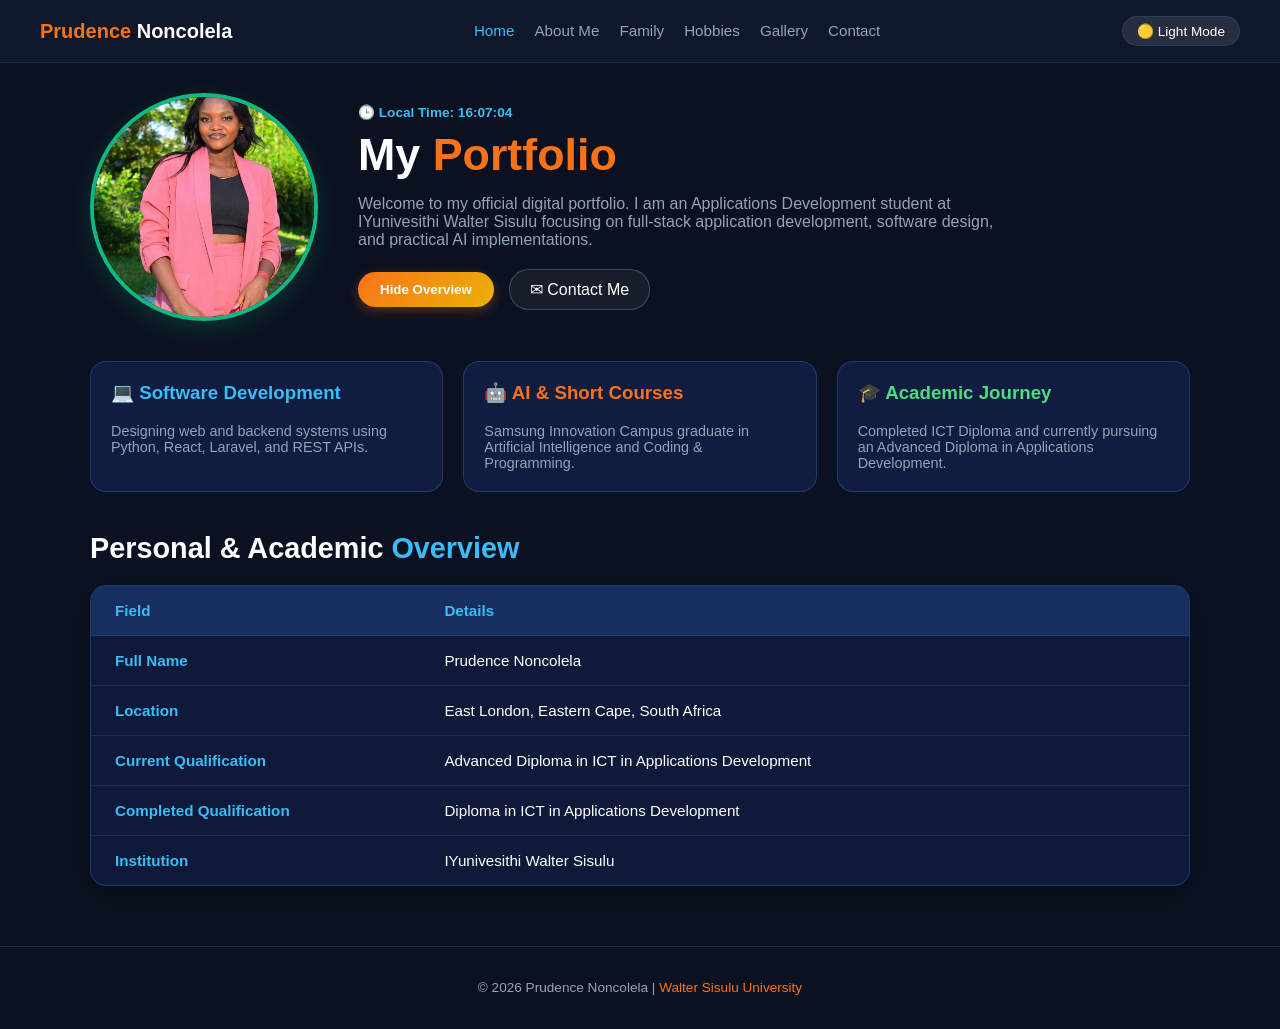
<file: index.html>
<!DOCTYPE html>
<html lang="en">
<head>
    <meta charset="UTF-8">
    <meta name="viewport" content="width=device-width, initial-scale=1.0">
    <title>Prudence Noncolela - Home</title>
    <link rel="stylesheet" href="style.css">
    <style>
        .hero-section {
            max-width: 1100px;
            margin: 30px auto 40px;
            padding: 0 20px;
            display: flex;
            align-items: center;
            gap: 40px;
        }
        .profile-circle {
            width: 220px;
            height: 220px;
            border-radius: 50%;
            overflow: hidden;
            border: 4px solid #10b981;
            flex-shrink: 0;
            box-shadow: 0 8px 24px rgba(16, 185, 129, 0.2);
        }
        .profile-circle img {
            width: 100%;
            height: 100%;
            object-fit: cover;
        }
        .hero-details h1 {
            font-size: 2.8rem;
            margin: 0 0 10px 0;
            line-height: 1.1;
        }
        .hero-details h1 span {
            color: #f97316;
        }
        .hero-details p {
            color: var(--text-body, #cbd5e1);
            font-size: 1rem;
            max-width: 650px;
            margin-bottom: 20px;
        }
        .hero-actions {
            display: flex;
            align-items: center;
            gap: 15px;
        }
        .btn-gradient {
            background: linear-gradient(135deg, #f97316, #eab308);
            color: #ffffff !important;
            border: none;
            padding: 10px 22px;
            border-radius: 20px;
            font-weight: 700;
            cursor: pointer;
            text-decoration: none;
            box-shadow: 0 4px 12px rgba(249, 115, 22, 0.3);
        }
        .btn-outline {
            border: 1px solid rgba(255, 255, 255, 0.2);
            color: var(--text-heading, #ffffff) !important;
            padding: 10px 20px;
            border-radius: 20px;
            background: rgba(255, 255, 255, 0.05);
            cursor: pointer;
            text-decoration: none;
            display: inline-flex;
            align-items: center;
            gap: 6px;
        }
        .time-badge {
            font-size: 0.85rem;
            color: #38bdf8;
            margin-bottom: 10px;
            font-weight: 600;
        }

        .overview-section {
            max-width: 1100px;
            margin: 40px auto 60px;
            padding: 0 20px;
        }
        .overview-card {
            background: rgba(30, 58, 138, 0.25);
            border: 1px solid rgba(59, 130, 246, 0.3);
            border-radius: 16px;
            overflow: hidden;
            box-shadow: 0 8px 32px rgba(0, 0, 0, 0.3);
        }
        .overview-table {
            width: 100%;
            border-collapse: collapse;
            text-align: left;
        }
        .overview-table th {
            background: rgba(59, 130, 246, 0.2);
            color: #38bdf8;
            padding: 16px 24px;
            font-size: 0.95rem;
            font-weight: 600;
            border-bottom: 1px solid rgba(59, 130, 246, 0.3);
        }
        .overview-table td {
            padding: 16px 24px;
            font-size: 0.95rem;
            color: var(--text-heading, #f8fafc);
            border-bottom: 1px solid rgba(255, 255, 255, 0.08);
        }
        .overview-table tr:last-child td {
            border-bottom: none;
        }
        .overview-table td:first-child {
            font-weight: 600;
            width: 30%;
            color: #38bdf8;
        }

        body.light-mode .overview-card {
            background: #ffffff;
            border-color: #cbd5e1;
        }
        body.light-mode .overview-table th {
            background: #f1f5f9;
            color: #0284c7;
        }
        body.light-mode .overview-table td {
            color: #0f172a !important;
            border-bottom-color: #e2e8f0;
        }

        @media (max-width: 768px) {
            .hero-section {
                flex-direction: column;
                text-align: center;
            }
        }
    </style>
</head>
<body>

    <header>
        <div class="logo"><span style="color: #f97316;">Prudence</span> Noncolela</div>
        <nav>
            <ul>
                <li><a href="index.html" class="active">Home</a></li>
                <li><a href="about.html">About Me</a></li>
                <li><a href="family.html">Family</a></li>
                <li><a href="hobbies.html">Hobbies</a></li>
                <li><a href="gallery.html">Gallery</a></li>
                <li><a href="contact.html">Contact</a></li>
            </ul>
        </nav>
        <button id="theme-toggle" class="theme-btn">🟡 Light Mode</button>
    </header>

    <main>
        <section class="hero-section">
            <div class="profile-circle">
                <img src="profile.png" alt="Prudence Noncolela">
            </div>
            <div class="hero-details">
                <div class="time-badge">🕒 Local Time: <span id="clock">00:00:00</span></div>
                <h1>My <span>Portfolio</span></h1>
                <p>Welcome to my official digital portfolio. I am an Applications Development student at IYunivesithi Walter Sisulu focusing on full-stack application development, software design, and practical AI implementations.</p>

                <div class="hero-actions">
                    <button class="btn-gradient" id="toggle-overview-btn" onclick="toggleOverview()">Hide Overview</button>
                    <a href="contact.html" class="btn-outline">✉ Contact Me</a>
                </div>
            </div>
        </section>

        <!-- Top Card Grid Layout -->
        <section style="max-width: 1100px; margin: 0 auto 40px; padding: 0 20px;">
            <div style="display: grid; grid-template-columns: repeat(auto-fit, minmax(280px, 1fr)); gap: 20px;">
                <div style="background: rgba(30, 58, 138, 0.3); border: 1px solid rgba(59, 130, 246, 0.3); border-radius: 16px; padding: 20px;">
                    <h3 style="color: #38bdf8; margin-top: 0;">💻 Software Development</h3>
                    <p style="color: var(--text-body); font-size: 0.9rem; margin-bottom: 0;">Designing web and backend systems using Python, React, Laravel, and REST APIs.</p>
                </div>
                <div style="background: rgba(30, 58, 138, 0.3); border: 1px solid rgba(59, 130, 246, 0.3); border-radius: 16px; padding: 20px;">
                    <h3 style="color: #f97316; margin-top: 0;">🤖 AI & Short Courses</h3>
                    <p style="color: var(--text-body); font-size: 0.9rem; margin-bottom: 0;">Samsung Innovation Campus graduate in Artificial Intelligence and Coding & Programming.</p>
                </div>
                <div style="background: rgba(30, 58, 138, 0.3); border: 1px solid rgba(59, 130, 246, 0.3); border-radius: 16px; padding: 20px;">
                    <h3 style="color: #4ade80; margin-top: 0;">🎓 Academic Journey</h3>
                    <p style="color: var(--text-body); font-size: 0.9rem; margin-bottom: 0;">Completed ICT Diploma and currently pursuing an Advanced Diploma in Applications Development.</p>
                </div>
            </div>
        </section>

        <section class="overview-section" id="overview-section">
            <h2 style="font-size: 1.8rem; margin-bottom: 20px;">Personal & Academic <span style="color: #38bdf8;">Overview</span></h2>
            <div class="overview-card">
                <table class="overview-table">
                    <thead>
                        <tr>
                            <th>Field</th>
                            <th>Details</th>
                        </tr>
                    </thead>
                    <tbody>
                        <tr>
                            <td>Full Name</td>
                            <td>Prudence Noncolela</td>
                        </tr>
                        <tr>
                            <td>Location</td>
                            <td>East London, Eastern Cape, South Africa</td>
                        </tr>
                        <tr>
                            <td>Current Qualification</td>
                            <td>Advanced Diploma in ICT in Applications Development</td>
                        </tr>
                        <tr>
                            <td>Completed Qualification</td>
                            <td>Diploma in ICT in Applications Development</td>
                        </tr>
                        <tr>
                            <td>Institution</td>
                            <td>IYunivesithi Walter Sisulu</td>
                        </tr>
                    </tbody>
                </table>
            </div>
        </section>
    </main>

    <footer>
        <p>&copy; 2026 Prudence Noncolela | <a href="https://www.wsu.ac.za" target="_blank">Walter Sisulu University</a></p>
    </footer>

    <script>
        function updateClock() {
            const now = new Date();
            const hours = String(now.getHours()).padStart(2, '0');
            const minutes = String(now.getMinutes()).padStart(2, '0');
            const seconds = String(now.getSeconds()).padStart(2, '0');
            const clockElement = document.getElementById('clock');
            if (clockElement) {
                clockElement.textContent = `${hours}:${minutes}:${seconds}`;
            }
        }
        setInterval(updateClock, 1000);
        updateClock();

        function toggleOverview() {
            const overviewSection = document.getElementById('overview-section');
            const btn = document.getElementById('toggle-overview-btn');
            
            if (overviewSection.style.display === 'none') {
                overviewSection.style.display = 'block';
                btn.textContent = 'Hide Overview';
            } else {
                overviewSection.style.display = 'none';
                btn.textContent = 'Show Overview';
            }
        }
    </script>
    <script src="main.js"></script>
</body>
</html>
</file>
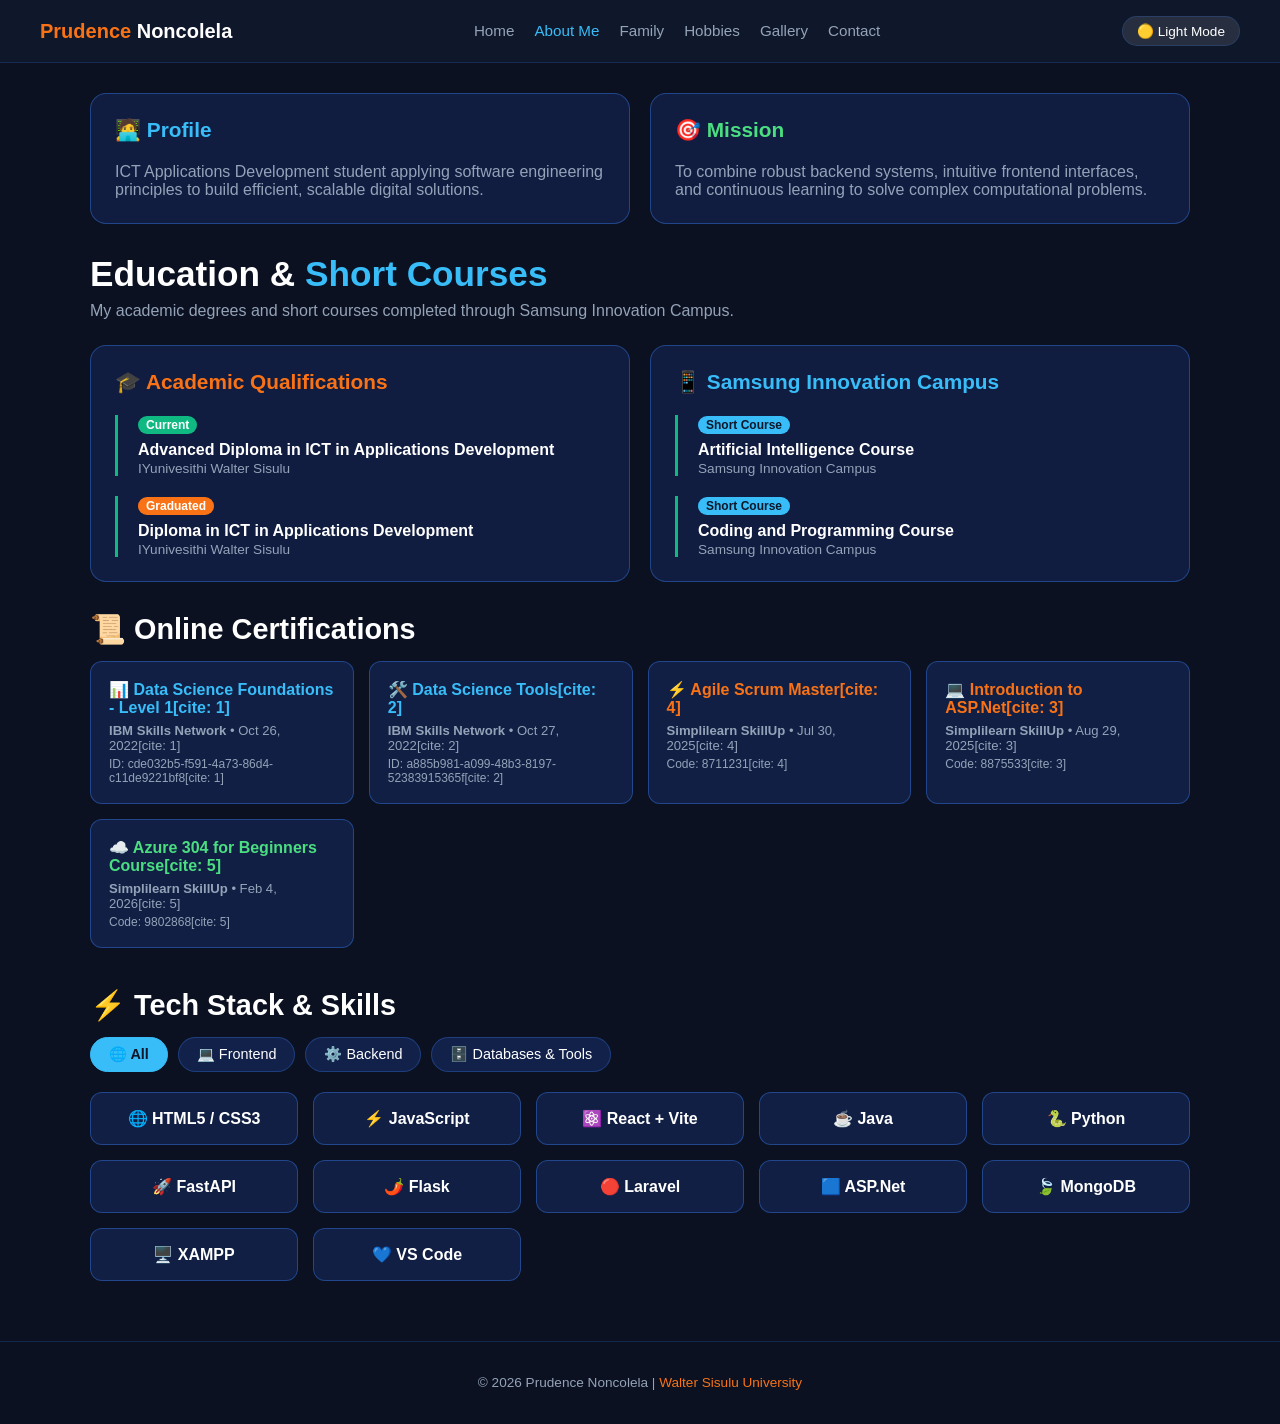
<file: about.html>
<!DOCTYPE html>
<html lang="en">
<head>
    <meta charset="UTF-8">
    <meta name="viewport" content="width=device-width, initial-scale=1.0">
    <title>Prudence Noncolela - About Me</title>
    <link rel="stylesheet" href="style.css">
    <style>
        .about-wrapper {
            max-width: 1100px;
            margin: 30px auto;
            padding: 0 20px;
        }

        .top-cards {
            display: grid;
            grid-template-columns: repeat(auto-fit, minmax(300px, 1fr));
            gap: 20px;
            margin-bottom: 30px;
        }

        .info-card {
            background: rgba(30, 58, 138, 0.3);
            border: 1px solid rgba(59, 130, 246, 0.4);
            border-radius: 16px;
            padding: 24px;
        }

        .info-card h3 {
            color: #38bdf8;
            margin-top: 0;
            font-size: 1.3rem;
        }

        .timeline-item {
            padding-left: 20px;
            margin-bottom: 20px;
            border-left: 3px solid #10b981;
        }

        .timeline-item:last-child {
            margin-bottom: 0;
        }

        .year-tag {
            background-color: #f97316;
            color: #ffffff;
            font-size: 0.75rem;
            padding: 2px 8px;
            border-radius: 10px;
            display: inline-block;
            margin-bottom: 5px;
            font-weight: bold;
        }

        /* Certifications Grid */
        .cert-grid {
            display: grid;
            grid-template-columns: repeat(auto-fill, minmax(240px, 1fr));
            gap: 15px;
            margin-bottom: 40px;
        }
        .cert-card {
            background-color: rgba(30, 58, 138, 0.35);
            border: 1px solid rgba(59, 130, 246, 0.4);
            border-radius: 12px;
            padding: 18px;
            text-align: left;
        }
        .cert-card h4 {
            margin: 0 0 6px 0;
            color: #ffffff;
            font-size: 1rem;
        }
        .cert-card p {
            margin: 0;
            font-size: 0.82rem;
            color: var(--text-body, #cbd5e1);
        }

        /* Tech Stack Filters */
        .filter-tabs {
            display: flex;
            gap: 10px;
            margin-bottom: 20px;
            flex-wrap: wrap;
        }
        .tab-btn {
            background: rgba(30, 58, 138, 0.4);
            border: 1px solid rgba(59, 130, 246, 0.3);
            color: var(--text-heading, #ffffff);
            padding: 8px 18px;
            border-radius: 20px;
            cursor: pointer;
            font-size: 0.9rem;
            transition: all 0.2s ease;
        }
        .tab-btn.active {
            background-color: #38bdf8;
            border-color: #38bdf8;
            color: #0f172a;
            font-weight: bold;
        }

        .tech-grid {
            display: grid;
            grid-template-columns: repeat(auto-fill, minmax(200px, 1fr));
            gap: 15px;
        }
        .tech-card {
            background-color: rgba(30, 58, 138, 0.35);
            border: 1px solid rgba(59, 130, 246, 0.4);
            border-radius: 12px;
            padding: 16px;
            text-align: center;
            font-weight: 600;
            display: flex;
            align-items: center;
            justify-content: center;
            gap: 8px;
            color: var(--text-heading, #ffffff);
        }
        .tech-card.hidden {
            display: none !important;
        }

        body.light-mode .info-card,
        body.light-mode .cert-card,
        body.light-mode .tech-card {
            background-color: #ffffff;
            border-color: #cbd5e1;
            color: #0f172a;
        }
        body.light-mode .cert-card h4 {
            color: #0f172a;
        }
        body.light-mode .tab-btn {
            background: #f1f5f9;
            border-color: #cbd5e1;
            color: #334155;
        }
        body.light-mode .tab-btn.active {
            background-color: #f97316;
            color: #ffffff;
        }
    </style>
</head>
<body>

    <header>
        <div class="logo"><span style="color: #f97316;">Prudence</span> Noncolela</div>
        <nav>
            <ul>
                <li><a href="index.html">Home</a></li>
                <li><a href="about.html" class="active">About Me</a></li>
                <li><a href="family.html">Family</a></li>
                <li><a href="hobbies.html">Hobbies</a></li>
                <li><a href="gallery.html">Gallery</a></li>
                <li><a href="contact.html">Contact</a></li>
            </ul>
        </nav>
        <button id="theme-toggle" class="theme-btn">🟡 Light Mode</button>
    </header>

    <main class="about-wrapper">
        <!-- Profile & Mission Cards -->
        <div class="top-cards">
            <div class="info-card">
                <h3>🧑‍💻 Profile</h3>
                <p style="color: var(--text-body); margin: 0;">ICT Applications Development student applying software engineering principles to build efficient, scalable digital solutions.</p>
            </div>
            <div class="info-card">
                <h3 style="color: #4ade80;">🎯 Mission</h3>
                <p style="color: var(--text-body); margin: 0;">To combine robust backend systems, intuitive frontend interfaces, and continuous learning to solve complex computational problems.</p>
            </div>
        </div>

        <!-- Academic Background Section -->
        <div style="margin-bottom: 25px;">
            <h1 style="font-size: 2.2rem; margin-bottom: 8px;">Education & <span style="color: #38bdf8;">Short Courses</span></h1>
            <p style="color: var(--text-body); margin: 0;">My academic degrees and short courses completed through Samsung Innovation Campus.</p>
        </div>

        <div class="top-cards">
            <!-- Academic Qualifications -->
            <div class="info-card">
                <h3 style="color: #f97316;">🎓 Academic Qualifications</h3>
                <div class="timeline-item">
                    <span class="year-tag" style="background:#10b981;">Current</span>
                    <h4 style="margin:2px 0;">Advanced Diploma in ICT in Applications Development</h4>
                    <p style="margin:0; font-size: 0.85rem; color:var(--text-body);">IYunivesithi Walter Sisulu</p>
                </div>
                <div class="timeline-item">
                    <span class="year-tag">Graduated</span>
                    <h4 style="margin:2px 0;">Diploma in ICT in Applications Development</h4>
                    <p style="margin:0; font-size: 0.85rem; color:var(--text-body);">IYunivesithi Walter Sisulu</p>
                </div>
            </div>

            <!-- Samsung Innovation Campus Short Courses -->
            <div class="info-card">
                <h3 style="color: #38bdf8;">📱 Samsung Innovation Campus</h3>
                <div class="timeline-item">
                    <span class="year-tag" style="background:#38bdf8; color:#0f172a;">Short Course</span>
                    <h4 style="margin:2px 0;">Artificial Intelligence Course</h4>
                    <p style="margin:0; font-size: 0.85rem; color:var(--text-body);">Samsung Innovation Campus</p>
                </div>
                <div class="timeline-item">
                    <span class="year-tag" style="background:#38bdf8; color:#0f172a;">Short Course</span>
                    <h4 style="margin:2px 0;">Coding and Programming Course</h4>
                    <p style="margin:0; font-size: 0.85rem; color:var(--text-body);">Samsung Innovation Campus</p>
                </div>
            </div>
        </div>

        <!-- Online Certifications Section -->
        <h2 style="font-size: 1.8rem; margin-top: 30px; margin-bottom: 15px;">📜 Online Certifications</h2>
        <div class="cert-grid">
            <div class="cert-card">
                <h4 style="color: #38bdf8;">📊 Data Science Foundations - Level 1[cite: 1]</h4>
                <p><strong>IBM Skills Network</strong> • Oct 26, 2022[cite: 1]</p>
                <p style="font-size: 0.75rem; margin-top: 4px; color: #94a3b8;">ID: cde032b5-f591-4a73-86d4-c11de9221bf8[cite: 1]</p>
            </div>
            <div class="cert-card">
                <h4 style="color: #38bdf8;">🛠️ Data Science Tools[cite: 2]</h4>
                <p><strong>IBM Skills Network</strong> • Oct 27, 2022[cite: 2]</p>
                <p style="font-size: 0.75rem; margin-top: 4px; color: #94a3b8;">ID: a885b981-a099-48b3-8197-52383915365f[cite: 2]</p>
            </div>
            <div class="cert-card">
                <h4 style="color: #f97316;">⚡ Agile Scrum Master[cite: 4]</h4>
                <p><strong>Simplilearn SkillUp</strong> • Jul 30, 2025[cite: 4]</p>
                <p style="font-size: 0.75rem; margin-top: 4px; color: #94a3b8;">Code: 8711231[cite: 4]</p>
            </div>
            <div class="cert-card">
                <h4 style="color: #f97316;">💻 Introduction to ASP.Net[cite: 3]</h4>
                <p><strong>Simplilearn SkillUp</strong> • Aug 29, 2025[cite: 3]</p>
                <p style="font-size: 0.75rem; margin-top: 4px; color: #94a3b8;">Code: 8875533[cite: 3]</p>
            </div>
            <div class="cert-card">
                <h4 style="color: #4ade80;">☁️ Azure 304 for Beginners Course[cite: 5]</h4>
                <p><strong>Simplilearn SkillUp</strong> • Feb 4, 2026[cite: 5]</p>
                <p style="font-size: 0.75rem; margin-top: 4px; color: #94a3b8;">Code: 9802868[cite: 5]</p>
            </div>
        </div>

        <!-- Tech Stack Section -->
        <h2 style="font-size: 1.8rem; margin-top: 30px; margin-bottom: 15px;">⚡ Tech Stack & Skills</h2>
        <div class="filter-tabs">
            <button class="tab-btn active" onclick="filterTech('all', this)">🌐 All</button>
            <button class="tab-btn" onclick="filterTech('frontend', this)">💻 Frontend</button>
            <button class="tab-btn" onclick="filterTech('backend', this)">⚙️ Backend</button>
            <button class="tab-btn" onclick="filterTech('tools', this)">🗄️ Databases & Tools</button>
        </div>

        <div class="tech-grid">
            <!-- Frontend -->
            <div class="tech-card" data-category="frontend">🌐 HTML5 / CSS3</div>
            <div class="tech-card" data-category="frontend">⚡ JavaScript</div>
            <div class="tech-card" data-category="frontend">⚛️ React + Vite</div>

            <!-- Backend -->
            <div class="tech-card" data-category="backend">☕ Java</div>
            <div class="tech-card" data-category="backend">🐍 Python</div>
            <div class="tech-card" data-category="backend">🚀 FastAPI</div>
            <div class="tech-card" data-category="backend">🌶️ Flask</div>
            <div class="tech-card" data-category="backend">🔴 Laravel</div>
            <div class="tech-card" data-category="backend">🟦 ASP.Net</div>

            <!-- Databases & Tools -->
            <div class="tech-card" data-category="tools">🍃 MongoDB</div>
            <div class="tech-card" data-category="tools">🖥️ XAMPP</div>
            <div class="tech-card" data-category="tools">💙 VS Code</div>
        </div>
    </main>

    <footer>
        <p>&copy; 2026 Prudence Noncolela | <a href="https://www.wsu.ac.za" target="_blank">Walter Sisulu University</a></p>
    </footer>

    <script>
        function filterTech(category, element) {
            const buttons = document.querySelectorAll('.tab-btn');
            buttons.forEach(btn => btn.classList.remove('active'));
            element.classList.add('active');

            const cards = document.querySelectorAll('.tech-card');
            cards.forEach(card => {
                if (category === 'all' || card.getAttribute('data-category') === category) {
                    card.classList.remove('hidden');
                } else {
                    card.classList.add('hidden');
                }
            });
        }
    </script>
    <script src="main.js"></script>
</body>
</html>
</file>
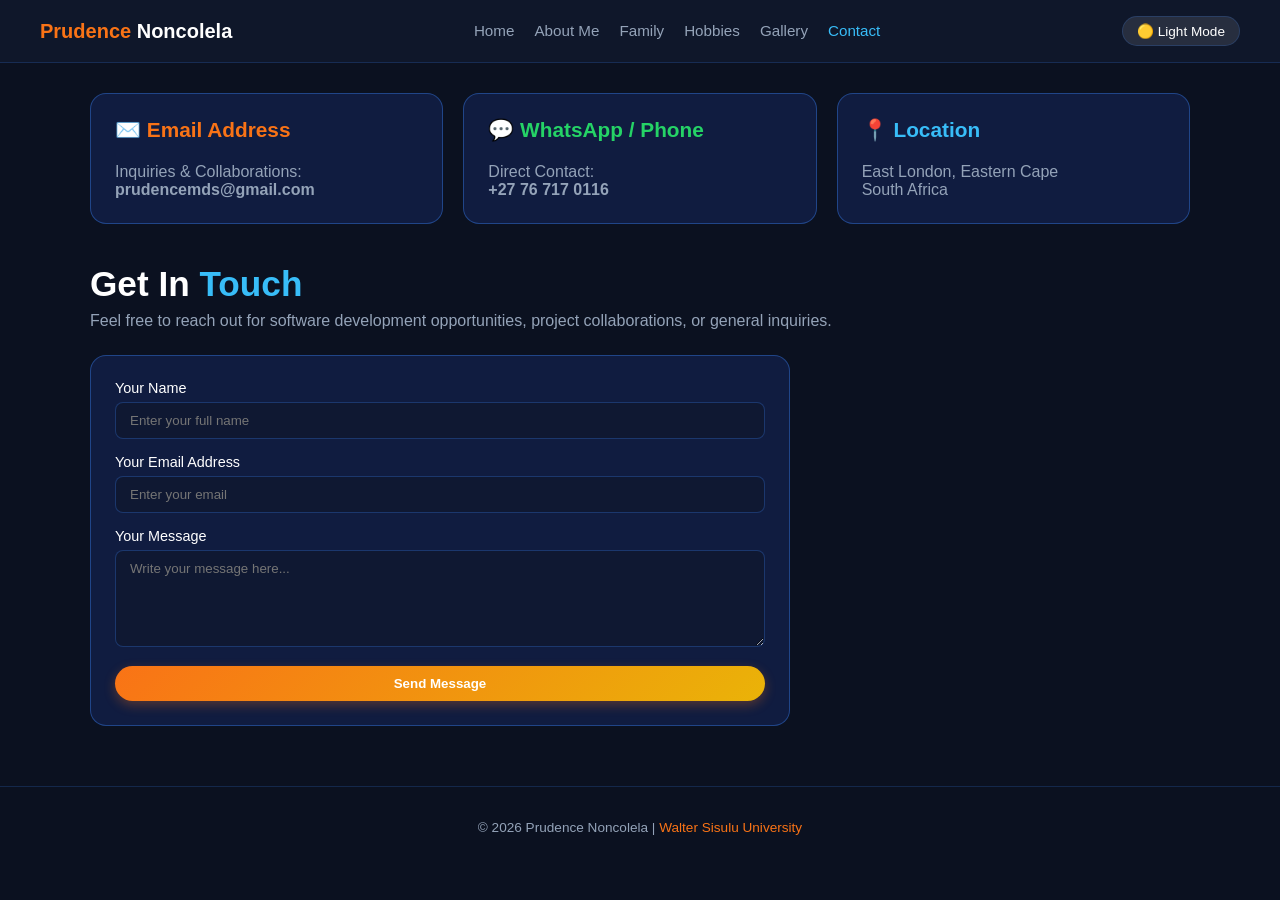
<file: contact.html>
<!DOCTYPE html>
<html lang="en">
<head>
    <meta charset="UTF-8">
    <meta name="viewport" content="width=device-width, initial-scale=1.0">
    <title>Prudence Noncolela - Contact</title>
    <link rel="stylesheet" href="style.css">
    <style>
        .contact-wrapper {
            max-width: 1100px;
            margin: 30px auto;
            padding: 0 20px;
        }

        .contact-grid {
            display: grid;
            grid-template-columns: repeat(auto-fit, minmax(280px, 1fr));
            gap: 20px;
            margin-bottom: 40px;
        }

        .contact-card {
            background: rgba(30, 58, 138, 0.3);
            border: 1px solid rgba(59, 130, 246, 0.4);
            border-radius: 16px;
            padding: 24px;
        }

        .contact-card h3 {
            color: #38bdf8;
            margin-top: 0;
            font-size: 1.3rem;
            display: flex;
            align-items: center;
            gap: 8px;
        }

        .contact-card a {
            color: inherit;
            text-decoration: none;
        }

        .contact-card a:hover {
            text-decoration: underline;
        }

        .form-group {
            margin-bottom: 15px;
        }

        .form-group label {
            display: block;
            margin-bottom: 6px;
            font-size: 0.9rem;
            color: var(--text-heading);
        }

        .form-group input,
        .form-group textarea {
            width: 100%;
            padding: 10px 14px;
            border-radius: 8px;
            border: 1px solid rgba(59, 130, 246, 0.3);
            background: rgba(15, 23, 42, 0.6);
            color: #ffffff;
            font-family: inherit;
            box-sizing: border-box;
        }

        .btn-submit {
            background: linear-gradient(135deg, #f97316, #eab308);
            color: #ffffff;
            border: none;
            padding: 10px 24px;
            border-radius: 20px;
            font-weight: bold;
            cursor: pointer;
            width: 100%;
            box-shadow: 0 4px 12px rgba(249, 115, 22, 0.3);
        }

        body.light-mode .contact-card {
            background: #ffffff;
            border-color: #cbd5e1;
        }
        body.light-mode .form-group input,
        body.light-mode .form-group textarea {
            background: #f8fafc;
            border-color: #cbd5e1;
            color: #0f172a;
        }
    </style>
</head>
<body>

    <header>
        <div class="logo"><span style="color: #f97316;">Prudence</span> Noncolela</div>
        <nav>
            <ul>
                <li><a href="index.html">Home</a></li>
                <li><a href="about.html">About Me</a></li>
                <li><a href="family.html">Family</a></li>
                <li><a href="hobbies.html">Hobbies</a></li>
                <li><a href="gallery.html">Gallery</a></li>
                <li><a href="contact.html" class="active">Contact</a></li>
            </ul>
        </nav>
        <button id="theme-toggle" class="theme-btn">🟡 Light Mode</button>
    </header>

    <main class="contact-wrapper">
        <!-- Top Cards Grid -->
        <div class="contact-grid">
            <div class="contact-card">
                <h3 style="color: #f97316;">✉️ Email Address</h3>
                <p style="color: var(--text-body); margin: 0;">
                    Inquiries & Collaborations:<br>
                    <strong><a href="mailto:prudencemds@gmail.com">prudencemds@gmail.com</a></strong>
                </p>
            </div>

            <div class="contact-card">
                <h3 style="color: #25d366;">💬 WhatsApp / Phone</h3>
                <p style="color: var(--text-body); margin: 0;">
                    Direct Contact:<br>
                    <strong><a href="https://wa.me/27767170116" target="_blank">+27 76 717 0116</a></strong>
                </p>
            </div>

            <div class="contact-card">
                <h3 style="color: #38bdf8;">📍 Location</h3>
                <p style="color: var(--text-body); margin: 0;">
                    East London, Eastern Cape<br>
                    South Africa
                </p>
            </div>
        </div>

        <!-- Main Title & Form Section -->
        <div style="margin-bottom: 25px;">
            <h1 style="font-size: 2.2rem; margin-bottom: 8px;">Get In <span style="color: #38bdf8;">Touch</span></h1>
            <p style="color: var(--text-body); margin: 0;">Feel free to reach out for software development opportunities, project collaborations, or general inquiries.</p>
        </div>

        <div class="contact-card" style="max-width: 650px;">
            <form onsubmit="event.preventDefault(); alert('Thank you for reaching out! Your message has been recorded.');">
                <div class="form-group">
                    <label for="name">Your Name</label>
                    <input type="text" id="name" placeholder="Enter your full name" required>
                </div>
                <div class="form-group">
                    <label for="email">Your Email Address</label>
                    <input type="email" id="email" placeholder="Enter your email" required>
                </div>
                <div class="form-group">
                    <label for="message">Your Message</label>
                    <textarea id="message" rows="5" placeholder="Write your message here..." required></textarea>
                </div>
                <button type="submit" class="btn-submit">Send Message</button>
            </form>
        </div>
    </main>

    <footer>
        <p>&copy; 2026 Prudence Noncolela | <a href="https://www.wsu.ac.za" target="_blank">Walter Sisulu University</a></p>
    </footer>

    <script src="main.js"></script>
</body>
</html>
</file>
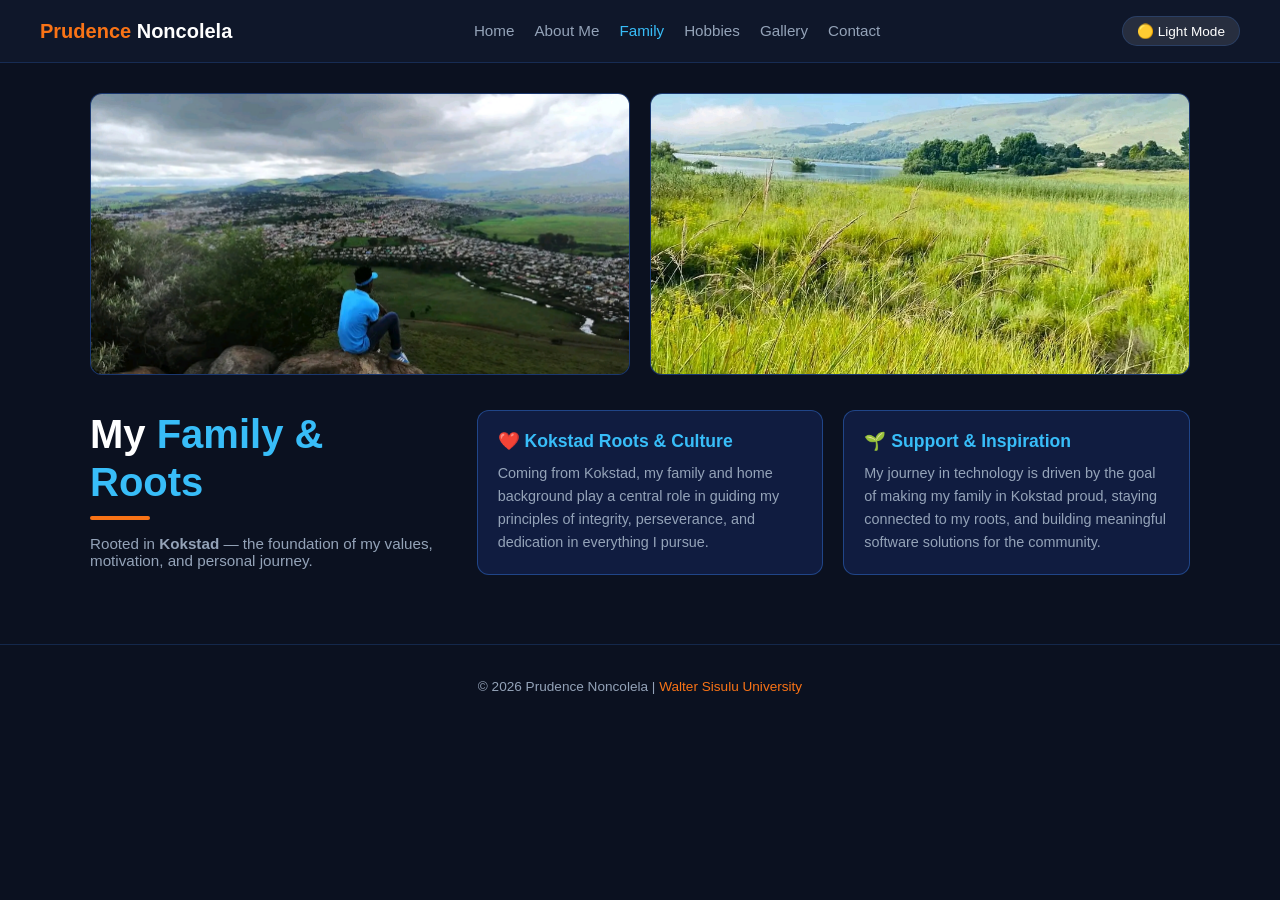
<file: family.html>
<!DOCTYPE html>
<html lang="en">
<head>
    <meta charset="UTF-8">
    <meta name="viewport" content="width=device-width, initial-scale=1.0">
    <title>Prudence Noncolela - Family & Roots</title>
    <link rel="stylesheet" href="style.css">
    <style>
        .family-wrapper {
            max-width: 1100px;
            margin: 30px auto;
            padding: 0 20px;
        }

        /* 2-Image Showcase Banner */
        .image-banner-grid {
            display: grid;
            grid-template-columns: repeat(2, 1fr);
            gap: 20px;
            margin-bottom: 35px;
        }

        .banner-card {
            position: relative;
            height: 280px;
            border-radius: 12px;
            overflow: hidden;
            border: 1px solid rgba(59, 130, 246, 0.3);
            background: rgba(30, 58, 138, 0.2);
        }

        .banner-card img {
            width: 100%;
            height: 100%;
            object-fit: cover;
            display: block;
            transition: transform 0.3s ease;
        }

        .banner-card:hover img {
            transform: scale(1.05);
        }

        /* Section Layout */
        .family-content {
            display: grid;
            grid-template-columns: 1fr 2fr;
            gap: 30px;
            align-items: start;
        }

        .main-title-box h1 {
            font-size: 2.5rem;
            margin: 0 0 10px 0;
            color: var(--text-heading, #ffffff);
            line-height: 1.2;
        }

        .title-underline {
            width: 60px;
            height: 4px;
            background: #f97316;
            border-radius: 2px;
            margin-top: 10px;
        }

        .text-columns {
            display: grid;
            grid-template-columns: repeat(2, 1fr);
            gap: 20px;
        }

        .info-block {
            background: rgba(30, 58, 138, 0.3);
            border: 1px solid rgba(59, 130, 246, 0.4);
            border-radius: 12px;
            padding: 20px;
        }

        .info-block h3 {
            color: #38bdf8;
            margin-top: 0;
            margin-bottom: 10px;
            font-size: 1.1rem;
        }

        .info-block p {
            color: var(--text-body, #cbd5e1);
            font-size: 0.9rem;
            line-height: 1.6;
            margin: 0;
        }

        /* Responsive Layout */
        @media (max-width: 850px) {
            .family-content {
                grid-template-columns: 1fr;
            }
            .image-banner-grid {
                grid-template-columns: 1fr;
                gap: 15px;
            }
            .banner-card {
                height: 220px;
            }
        }

        @media (max-width: 600px) {
            .text-columns {
                grid-template-columns: 1fr;
            }
        }

        body.light-mode .info-block {
            background: #ffffff;
            border-color: #cbd5e1;
        }
    </style>
</head>
<body>

    <header>
        <div class="logo"><span style="color: #f97316;">Prudence</span> Noncolela</div>
        <nav>
            <ul>
                <li><a href="index.html">Home</a></li>
                <li><a href="about.html">About Me</a></li>
                <li><a href="family.html" class="active">Family</a></li>
                <li><a href="hobbies.html">Hobbies</a></li>
                <li><a href="gallery.html">Gallery</a></li>
                <li><a href="contact.html">Contact</a></li>
            </ul>
        </nav>
        <button id="theme-toggle" class="theme-btn">🟡 Light Mode</button>
    </header>

    <main class="family-wrapper">
        <!-- Top 2-Image Banner Grid -->
        <div class="image-banner-grid">
            <div class="banner-card">
                <img src="image1.jpg" alt="Overlooking Kokstad Landscapes">
            </div>
            <div class="banner-card">
                <img src="image2.jpg" alt="Kokstad Countryside and Nature">
            </div>
        </div>

        <!-- Content Area: Title on Left, Columns on Right -->
        <div class="family-content">
            <div class="main-title-box">
                <h1>My <span style="color: #38bdf8;">Family & Roots</span></h1>
                <div class="title-underline"></div>
                <p style="color: var(--text-body); font-size: 0.95rem; margin-top: 15px;">
                    Rooted in <strong>Kokstad</strong> — the foundation of my values, motivation, and personal journey.
                </p>
            </div>

            <div class="text-columns">
                <div class="info-block">
                    <h3>❤️ Kokstad Roots & Culture</h3>
                    <p>
                        Coming from Kokstad, my family and home background play a central role in guiding my principles of integrity, perseverance, and dedication in everything I pursue.
                    </p>
                </div>

                <div class="info-block">
                    <h3>🌱 Support & Inspiration</h3>
                    <p>
                        My journey in technology is driven by the goal of making my family in Kokstad proud, staying connected to my roots, and building meaningful software solutions for the community.
                    </p>
                </div>
            </div>
        </div>
    </main>

    <footer>
        <p>&copy; 2026 Prudence Noncolela | <a href="https://www.wsu.ac.za" target="_blank">Walter Sisulu University</a></p>
    </footer>

    <script src="main.js"></script>
</body>
</html>
</file>
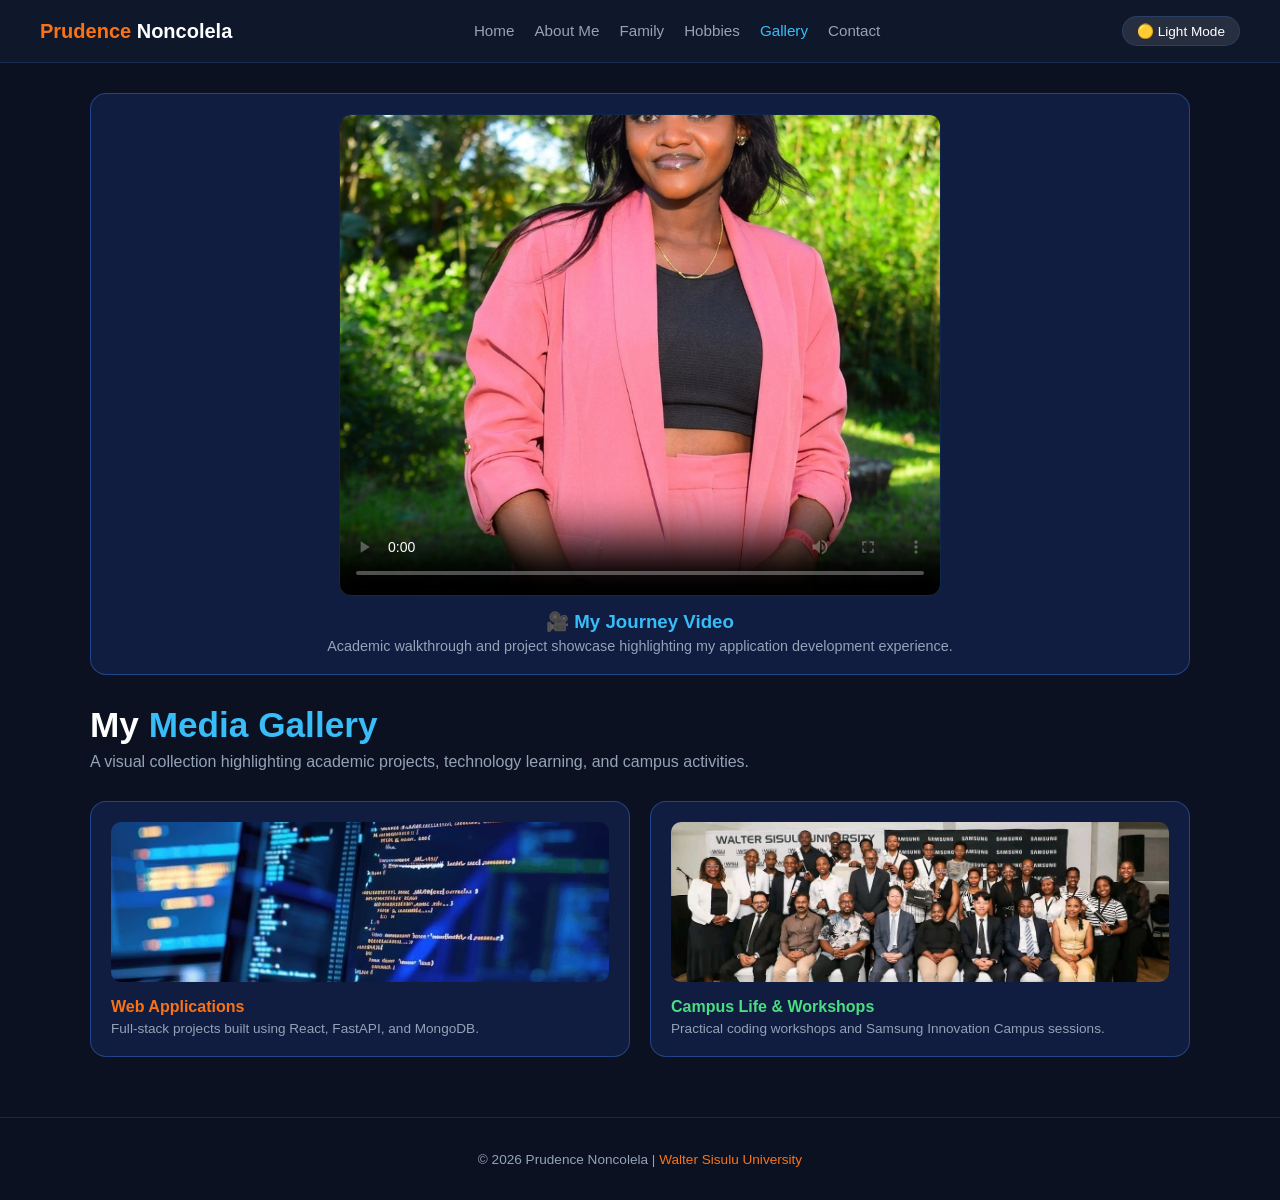
<file: gallery.html>
<!DOCTYPE html>
<html lang="en">
<head>
    <meta charset="UTF-8">
    <meta name="viewport" content="width=device-width, initial-scale=1.0">
    <title>Prudence Noncolela - Gallery</title>
    <link rel="stylesheet" href="style.css">
    <style>
        .gallery-wrapper {
            max-width: 1100px;
            margin: 30px auto;
            padding: 0 20px;
        }

        .top-cards {
            display: grid;
            grid-template-columns: repeat(auto-fit, minmax(300px, 1fr));
            gap: 20px;
            margin-bottom: 40px;
        }

        .media-card {
            background: rgba(30, 58, 138, 0.3);
            border: 1px solid rgba(59, 130, 246, 0.4);
            border-radius: 16px;
            padding: 20px;
        }

        /* Video Container Fitted Section */
        .video-container {
            width: 100%;
            max-width: 600px;
            height: 480px;
            margin: 0 auto;
            background: #000000;
            border-radius: 12px;
            overflow: hidden;
            border: 1px solid rgba(59, 130, 246, 0.3);
            display: flex;
            justify-content: center;
            align-items: center;
        }

        video {
            width: 100%;
            height: 100%;
            object-fit: cover;
            display: block;
        }

        @media (max-width: 650px) {
            .video-container {
                height: 380px;
            }
        }

        body.light-mode .media-card {
            background: #ffffff;
            border-color: #cbd5e1;
        }
    </style>
</head>
<body>

    <header>
        <div class="logo"><span style="color: #f97316;">Prudence</span> Noncolela</div>
        <nav>
            <ul>
                <li><a href="index.html">Home</a></li>
                <li><a href="about.html">About Me</a></li>
                <li><a href="family.html">Family</a></li>
                <li><a href="hobbies.html">Hobbies</a></li>
                <li><a href="gallery.html" class="active">Gallery</a></li>
                <li><a href="contact.html">Contact</a></li>
            </ul>
        </nav>
        <button id="theme-toggle" class="theme-btn">🟡 Light Mode</button>
    </header>

    <main class="gallery-wrapper">
        <!-- Top Video Section Card -->
        <div class="media-card" style="margin-bottom: 30px;">
            <div class="video-container">
                <video controls poster="profile.png">
                    <source src="my-journey.mp4" type="video/mp4">
                    Your browser does not support the video tag.
                </video>
            </div>
            <div style="margin-top: 15px; text-align: center;">
                <h3 style="margin: 0 0 5px 0; color: #38bdf8;">🎥 My Journey Video</h3>
                <p style="color: var(--text-body); margin: 0; font-size: 0.9rem;">Academic walkthrough and project showcase highlighting my application development experience.</p>
            </div>
        </div>

        <!-- Title Section -->
        <div style="margin-bottom: 30px;">
            <h1 style="font-size: 2.2rem; margin-bottom: 8px;">My <span style="color: #38bdf8;">Media Gallery</span></h1>
            <p style="color: var(--text-body); margin: 0;">A visual collection highlighting academic projects, technology learning, and campus activities.</p>
        </div>

        <!-- Bottom Image Cards -->
        <div class="top-cards">
            <div class="media-card">
                <img src="Technology.jpeg" alt="Project Showcase" style="width:100%; height:160px; object-fit:cover; border-radius:10px; margin-bottom:12px;">
                <h4 style="margin:0 0 5px 0; color:#f97316;">Web Applications</h4>
                <p style="margin:0; font-size:0.85rem; color:var(--text-body);">Full-stack projects built using React, FastAPI, and MongoDB.</p>
            </div>
            <div class="media-card">
                <img src="samsung.jpg" alt="Campus Work" style="width:100%; height:160px; object-fit:cover; border-radius:10px; margin-bottom:12px;">
                <h4 style="margin:0 0 5px 0; color:#4ade80;">Campus Life & Workshops</h4>
                <p style="margin:0; font-size:0.85rem; color:var(--text-body);">Practical coding workshops and Samsung Innovation Campus sessions.</p>
            </div>
        </div>
    </main>

    <footer>
        <p>&copy; 2026 Prudence Noncolela | <a href="https://www.wsu.ac.za" target="_blank">Walter Sisulu University</a></p>
    </footer>

    <script src="main.js"></script>
</body>
</html>
</file>
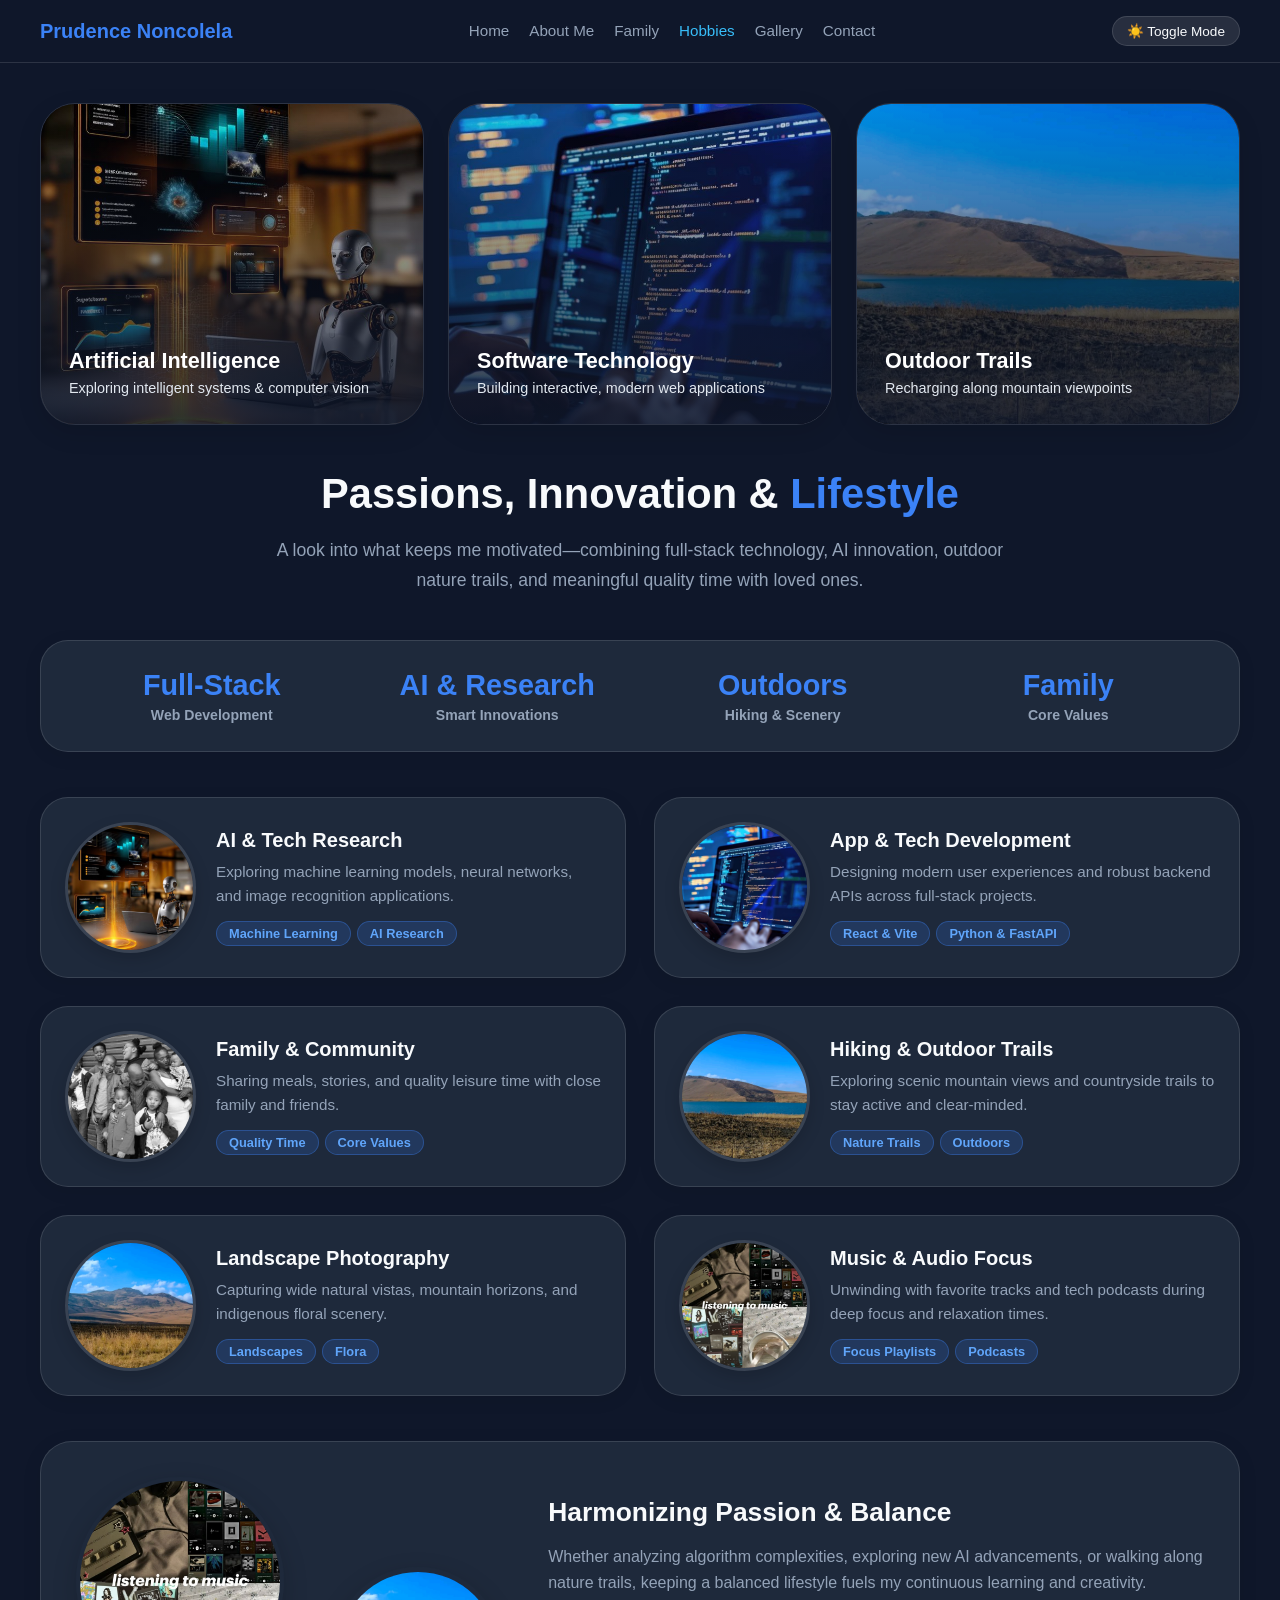
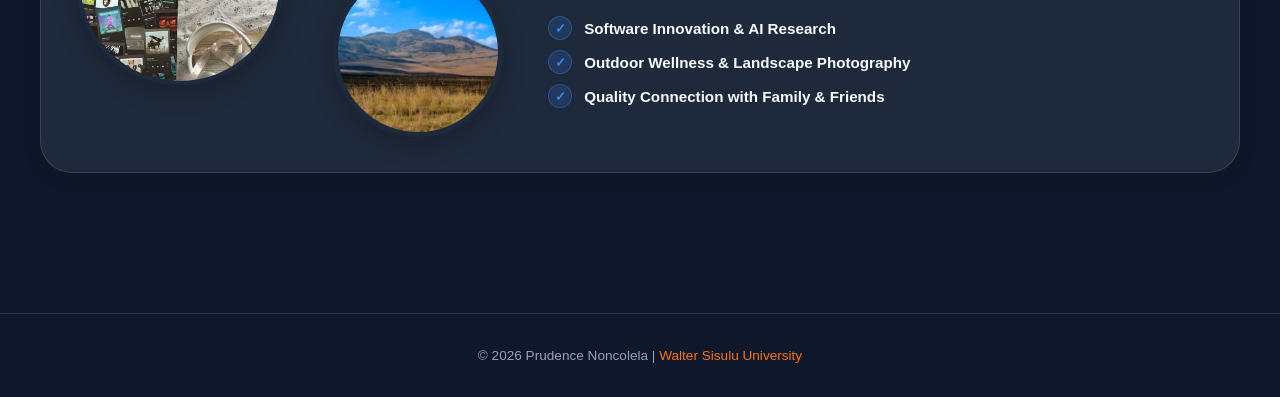
<file: hobbies.html>
<!DOCTYPE html>
<html lang="en">
<head>
    <meta charset="UTF-8">
    <meta name="viewport" content="width=device-width, initial-scale=1.0">
    <title>Prudence Noncolela - Hobbies & Passions</title>
    <link rel="stylesheet" href="style.css">
    <style>
        /* Base Dark Mode */
        :root {
            --primary-accent: #3b82f6;
            --page-bg: #0f172a;
            --card-bg: #1e293b;
            --text-heading: #f8fafc;
            --text-body: #94a3b8;
            --border-color: rgba(255, 255, 255, 0.12);
            --badge-bg: rgba(59, 130, 246, 0.18);
            --badge-text: #60a5fa;
            --badge-border: rgba(59, 130, 246, 0.35);
        }

        /* Explicit Light Mode Override - Highest Specificity */
        body.light-mode {
            --primary-accent: #1d4ed8 !important;
            --page-bg: #f1f5f9 !important;
            --card-bg: #ffffff !important;
            --text-heading: #0f172a !important;
            --text-body: #334155 !important;
            --border-color: #cbd5e1 !important;
            --badge-bg: #dbeafe !important;
            --badge-text: #1e40af !important;
            --badge-border: #93c5fd !important;
            background-color: #f1f5f9 !important;
            color: #0f172a !important;
        }

        /* Force readable text colors in Light Mode across all tags */
        body.light-mode h1,
        body.light-mode h2,
        body.light-mode h3,
        body.light-mode h4,
        body.light-mode p,
        body.light-mode li,
        body.light-mode span:not(.badge):not(.bullet-icon) {
            color: #0f172a !important;
        }

        body.light-mode p,
        body.light-mode .intro-section p,
        body.light-mode .feature-info p,
        body.light-mode .asymmetric-content p {
            color: #334155 !important;
        }

        body {
            background-color: var(--page-bg);
            color: var(--text-heading);
            font-family: 'Segoe UI', Tahoma, Geneva, Verdana, sans-serif;
            margin: 0;
            padding: 0;
            transition: background-color 0.3s ease, color 0.3s ease;
        }

        .gradient-text {
            color: var(--primary-accent) !important;
            display: inline-block;
        }

        .hobbies-container {
            max-width: 1200px;
            margin: 0 auto;
            padding: 40px 20px;
        }

        /* Hero Grid */
        .hero-banner {
            display: grid;
            grid-template-columns: repeat(3, 1fr);
            gap: 24px;
            margin-bottom: 45px;
        }

        .hero-card {
            position: relative;
            height: 320px;
            border-radius: 35px;
            overflow: hidden;
            border: 1px solid var(--border-color);
            box-shadow: 0 8px 24px rgba(0, 0, 0, 0.12);
        }

        .hero-card img {
            width: 100%;
            height: 100%;
            object-fit: cover;
            transition: transform 0.4s ease;
        }

        .hero-card:hover img {
            transform: scale(1.06);
        }

        /* Hero image overlay stays dark with white text in BOTH modes */
        .hero-card-overlay {
            position: absolute;
            inset: 0;
            background: linear-gradient(180deg, rgba(0,0,0,0.1) 0%, rgba(15, 23, 42, 0.88) 100%);
            display: flex;
            flex-direction: column;
            justify-content: flex-end;
            padding: 28px;
            color: #ffffff !important;
        }

        body.light-mode .hero-card-overlay h2,
        .hero-card-overlay h2 {
            margin: 0 0 6px 0;
            font-size: 1.35rem;
            font-weight: 700;
            color: #ffffff !important;
        }

        body.light-mode .hero-card-overlay p,
        .hero-card-overlay p {
            margin: 0;
            font-size: 0.9rem;
            color: #e2e8f0 !important;
        }

        /* Intro Section */
        .intro-section {
            text-align: center;
            max-width: 780px;
            margin: 0 auto 45px auto;
            padding: 0 20px;
        }

        .intro-section h1 {
            font-size: 2.6rem;
            font-weight: 800;
            margin-bottom: 15px;
            color: var(--text-heading);
        }

        .intro-section p {
            color: var(--text-body);
            font-size: 1.1rem;
            line-height: 1.7;
        }

        /* Stats Bar */
        .stats-bar {
            background: var(--card-bg);
            border: 1px solid var(--border-color);
            border-radius: 28px;
            display: grid;
            grid-template-columns: repeat(4, 1fr);
            padding: 28px;
            text-align: center;
            margin-bottom: 45px;
            box-shadow: 0 4px 18px rgba(0, 0, 0, 0.08);
        }

        .stat-item h4 {
            margin: 0;
            font-size: 1.8rem;
            color: var(--primary-accent) !important;
            font-weight: 800;
        }

        .stat-item p {
            margin: 5px 0 0 0;
            font-size: 0.88rem;
            color: var(--text-body);
            font-weight: 600;
        }

        /* Feature Cards */
        .feature-grid {
            display: grid;
            grid-template-columns: repeat(2, 1fr);
            gap: 28px;
            margin-bottom: 45px;
        }

        .feature-card {
            background-color: var(--card-bg);
            border: 1px solid var(--border-color);
            border-radius: 28px;
            padding: 24px;
            display: flex;
            gap: 20px;
            align-items: center;
            box-shadow: 0 4px 18px rgba(0,0,0,0.08);
            transition: transform 0.3s ease, border-color 0.3s ease;
        }

        .feature-card:hover {
            transform: translateY(-4px);
            border-color: var(--primary-accent);
        }

        .feature-img-wrapper {
            width: 125px;
            height: 125px;
            flex-shrink: 0;
            border-radius: 50%;
            overflow: hidden;
            box-shadow: 0 6px 16px rgba(0,0,0,0.15);
            border: 3px solid var(--border-color);
        }

        .feature-img-wrapper img {
            width: 100%;
            height: 100%;
            object-fit: cover;
        }

        .feature-info {
            flex: 1;
        }

        .feature-info h3 {
            margin: 0 0 8px 0;
            font-size: 1.25rem;
            font-weight: 700;
            color: var(--text-heading);
        }

        .feature-info p {
            margin: 0 0 14px 0;
            font-size: 0.95rem;
            color: var(--text-body);
            line-height: 1.55;
        }

        .badge-list {
            display: flex;
            flex-wrap: wrap;
            gap: 6px;
        }

        .badge {
            background-color: var(--badge-bg) !important;
            color: var(--badge-text) !important;
            border: 1px solid var(--badge-border) !important;
            font-size: 0.8rem;
            padding: 4px 12px;
            border-radius: 20px;
            font-weight: 600;
        }

        /* Asymmetric Card Section */
        .asymmetric-section {
            background-color: var(--card-bg);
            border: 1px solid var(--border-color);
            border-radius: 32px;
            padding: 35px;
            display: grid;
            grid-template-columns: 1fr 1.5fr;
            gap: 35px;
            align-items: center;
            margin-bottom: 40px;
            box-shadow: 0 4px 20px rgba(0,0,0,0.08);
        }

        .asymmetric-gallery {
            position: relative;
            height: 260px;
        }

        .asymmetric-gallery img {
            position: absolute;
            object-fit: cover;
            box-shadow: 0 8px 24px rgba(0,0,0,0.18);
        }

        .asymmetric-gallery img.img-main {
            width: 200px;
            height: 200px;
            border-radius: 50%;
            top: 0;
            left: 0;
            z-index: 1;
            border: 4px solid var(--card-bg);
        }

        .asymmetric-gallery img.img-sub {
            width: 160px;
            height: 160px;
            border-radius: 50%;
            bottom: 0;
            right: 10px;
            z-index: 2;
            border: 5px solid var(--card-bg);
        }

        .asymmetric-content h2 {
            font-size: 1.65rem;
            margin: 0 0 12px 0;
            font-weight: 800;
            color: var(--text-heading);
        }

        .asymmetric-content p {
            color: var(--text-body);
            line-height: 1.65;
            margin-bottom: 20px;
            font-size: 1rem;
        }

        .feature-bullets {
            list-style: none;
            padding: 0;
            margin: 0;
        }

        .feature-bullets li {
            display: flex;
            align-items: center;
            gap: 12px;
            font-size: 0.95rem;
            color: var(--text-heading);
            margin-bottom: 10px;
            font-weight: 600;
        }

        .bullet-icon {
            width: 22px;
            height: 22px;
            border-radius: 50%;
            background-color: var(--badge-bg) !important;
            color: var(--primary-accent) !important;
            display: flex;
            align-items: center;
            justify-content: center;
            font-size: 0.8rem;
            font-weight: bold;
            border: 1px solid var(--badge-border);
        }

        @media (max-width: 900px) {
            .hero-banner {
                grid-template-columns: 1fr;
            }
            .feature-grid {
                grid-template-columns: 1fr;
            }
            .stats-bar {
                grid-template-columns: repeat(2, 1fr);
                gap: 20px;
            }
            .asymmetric-section {
                grid-template-columns: 1fr;
            }
            .asymmetric-gallery {
                height: 240px;
                display: flex;
                justify-content: center;
            }
        }
    </style>
</head>
<body>

    <!-- Header Navigation -->
    <header>
        <div class="logo gradient-text">Prudence Noncolela</div>
        <nav>
            <ul>
                <li><a href="index.html">Home</a></li>
                <li><a href="about.html">About Me</a></li>
                <li><a href="family.html">Family</a></li>
                <li><a href="hobbies.html" class="active">Hobbies</a></li>
                <li><a href="gallery.html">Gallery</a></li>
                <li><a href="contact.html">Contact</a></li>
            </ul>
        </nav>
        <button id="theme-toggle" class="theme-btn">☀️ Toggle Mode</button>
    </header>

    <main class="hobbies-container">

        <!-- Top Hero Banner -->
        <section class="hero-banner">
            <div class="hero-card">
                <img src="AI.jpeg" alt="Artificial Intelligence">
                <div class="hero-card-overlay">
                    <h2>Artificial Intelligence</h2>
                    <p>Exploring intelligent systems & computer vision</p>
                </div>
            </div>
            <div class="hero-card">
                <img src="Technology.jpeg" alt="Software Technology">
                <div class="hero-card-overlay">
                    <h2>Software Technology</h2>
                    <p>Building interactive, modern web applications</p>
                </div>
            </div>
            <div class="hero-card">
                <img src="hiking.jpg" alt="Hiking & Outdoor Exploration">
                <div class="hero-card-overlay">
                    <h2>Outdoor Trails</h2>
                    <p>Recharging along mountain viewpoints</p>
                </div>
            </div>
        </section>

        <!-- Intro Header Section -->
        <section class="intro-section">
            <h1>Passions, Innovation & <span class="gradient-text">Lifestyle</span></h1>
            <p>
                A look into what keeps me motivated—combining full-stack technology, AI innovation, outdoor nature trails, and meaningful quality time with loved ones.
            </p>
        </section>

        <!-- Stat Highlights -->
        <section class="stats-bar">
            <div class="stat-item">
                <h4>Full-Stack</h4>
                <p>Web Development</p>
            </div>
            <div class="stat-item">
                <h4>AI & Research</h4>
                <p>Smart Innovations</p>
            </div>
            <div class="stat-item">
                <h4>Outdoors</h4>
                <p>Hiking & Scenery</p>
            </div>
            <div class="stat-item">
                <h4>Family</h4>
                <p>Core Values</p>
            </div>
        </section>

        <!-- Feature Grid -->
        <section class="feature-grid">
            <div class="feature-card">
                <div class="feature-img-wrapper">
                    <img src="AI.jpeg" alt="Artificial Intelligence Research">
                </div>
                <div class="feature-info">
                    <h3>AI & Tech Research</h3>
                    <p>Exploring machine learning models, neural networks, and image recognition applications.</p>
                    <div class="badge-list">
                        <span class="badge">Machine Learning</span>
                        <span class="badge">AI Research</span>
                    </div>
                </div>
            </div>

            <div class="feature-card">
                <div class="feature-img-wrapper">
                    <img src="Technology.jpeg" alt="Software Development">
                </div>
                <div class="feature-info">
                    <h3>App & Tech Development</h3>
                    <p>Designing modern user experiences and robust backend APIs across full-stack projects.</p>
                    <div class="badge-list">
                        <span class="badge">React & Vite</span>
                        <span class="badge">Python & FastAPI</span>
                    </div>
                </div>
            </div>

            <div class="feature-card">
                <div class="feature-img-wrapper">
                    <img src="family.jpg" alt="Family Time">
                </div>
                <div class="feature-info">
                    <h3>Family & Community</h3>
                    <p>Sharing meals, stories, and quality leisure time with close family and friends.</p>
                    <div class="badge-list">
                        <span class="badge">Quality Time</span>
                        <span class="badge">Core Values</span>
                    </div>
                </div>
            </div>

            <div class="feature-card">
                <div class="feature-img-wrapper">
                    <img src="hiking.jpg" alt="Hiking and Outdoor Exploration">
                </div>
                <div class="feature-info">
                    <h3>Hiking & Outdoor Trails</h3>
                    <p>Exploring scenic mountain views and countryside trails to stay active and clear-minded.</p>
                    <div class="badge-list">
                        <span class="badge">Nature Trails</span>
                        <span class="badge">Outdoors</span>
                    </div>
                </div>
            </div>

            <div class="feature-card">
                <div class="feature-img-wrapper">
                    <img src="landscape.jpg" alt="Nature and Landscape Photography">
                </div>
                <div class="feature-info">
                    <h3>Landscape Photography</h3>
                    <p>Capturing wide natural vistas, mountain horizons, and indigenous floral scenery.</p>
                    <div class="badge-list">
                        <span class="badge">Landscapes</span>
                        <span class="badge">Flora</span>
                    </div>
                </div>
            </div>

            <div class="feature-card">
                <div class="feature-img-wrapper">
                    <img src="music.jpeg" alt="Music and Audio Flow">
                </div>
                <div class="feature-info">
                    <h3>Music & Audio Focus</h3>
                    <p>Unwinding with favorite tracks and tech podcasts during deep focus and relaxation times.</p>
                    <div class="badge-list">
                        <span class="badge">Focus Playlists</span>
                        <span class="badge">Podcasts</span>
                    </div>
                </div>
            </div>
        </section>

        <!-- Asymmetric Section -->
        <section class="asymmetric-section">
            <div class="asymmetric-gallery">
                <img src="music.jpeg" alt="Music Flow" class="img-main">
                <img src="landscape.jpg" alt="Landscape View" class="img-sub">
            </div>
            <div class="asymmetric-content">
                <h2>Harmonizing Passion & Balance</h2>
                <p>
                    Whether analyzing algorithm complexities, exploring new AI advancements, or walking along nature trails, keeping a balanced lifestyle fuels my continuous learning and creativity.
                </p>
                <ul class="feature-bullets">
                    <li><span class="bullet-icon">✓</span> Software Innovation & AI Research</li>
                    <li><span class="bullet-icon">✓</span> Outdoor Wellness & Landscape Photography</li>
                    <li><span class="bullet-icon">✓</span> Quality Connection with Family & Friends</li>
                </ul>
            </div>
        </section>

    </main>

    <footer>
        <p>&copy; 2026 Prudence Noncolela | <a href="https://www.wsu.ac.za" target="_blank">Walter Sisulu University</a></p>
    </footer>

    <script src="main.js"></script>
</body>
</html>
</file>
<file: style.css>
:root {
    --bg-main: #0b1120;
    --bg-header: #0f172a;
    --text-heading: #ffffff;
    --text-body: #94a3b8;
    --border-color: rgba(59, 130, 246, 0.2);
}

body.light-mode {
    --bg-main: #f8fafc;
    --bg-header: #ffffff;
    --text-heading: #0f172a;
    --text-body: #475569;
    --border-color: #e2e8f0;
}

body {
    margin: 0;
    padding: 0;
    font-family: -apple-system, BlinkMacSystemFont, "Segoe UI", Roboto, sans-serif;
    background-color: var(--bg-main);
    color: var(--text-heading);
    transition: background-color 0.3s ease, color 0.3s ease;
}

header {
    background-color: var(--bg-header);
    border-bottom: 1px solid var(--border-color);
    padding: 16px 40px;
    display: flex;
    justify-content: space-between;
    align-items: center;
}

.logo {
    font-size: 1.25rem;
    font-weight: 800;
}

nav ul {
    list-style: none;
    display: flex;
    gap: 20px;
    margin: 0;
    padding: 0;
}

nav a {
    color: var(--text-body);
    text-decoration: none;
    font-weight: 500;
    font-size: 0.95rem;
    transition: color 0.2s;
}

nav a:hover, nav a.active {
    color: #38bdf8;
}

.theme-btn {
    background: rgba(255, 255, 255, 0.1);
    border: 1px solid var(--border-color);
    color: var(--text-heading);
    padding: 6px 14px;
    border-radius: 20px;
    cursor: pointer;
    font-size: 0.85rem;
}

footer {
    border-top: 1px solid var(--border-color);
    padding: 20px;
    text-align: center;
    color: var(--text-body);
    font-size: 0.85rem;
    margin-top: 60px;
}

footer a {
    color: #f97316;
    text-decoration: none;
}
</file>
